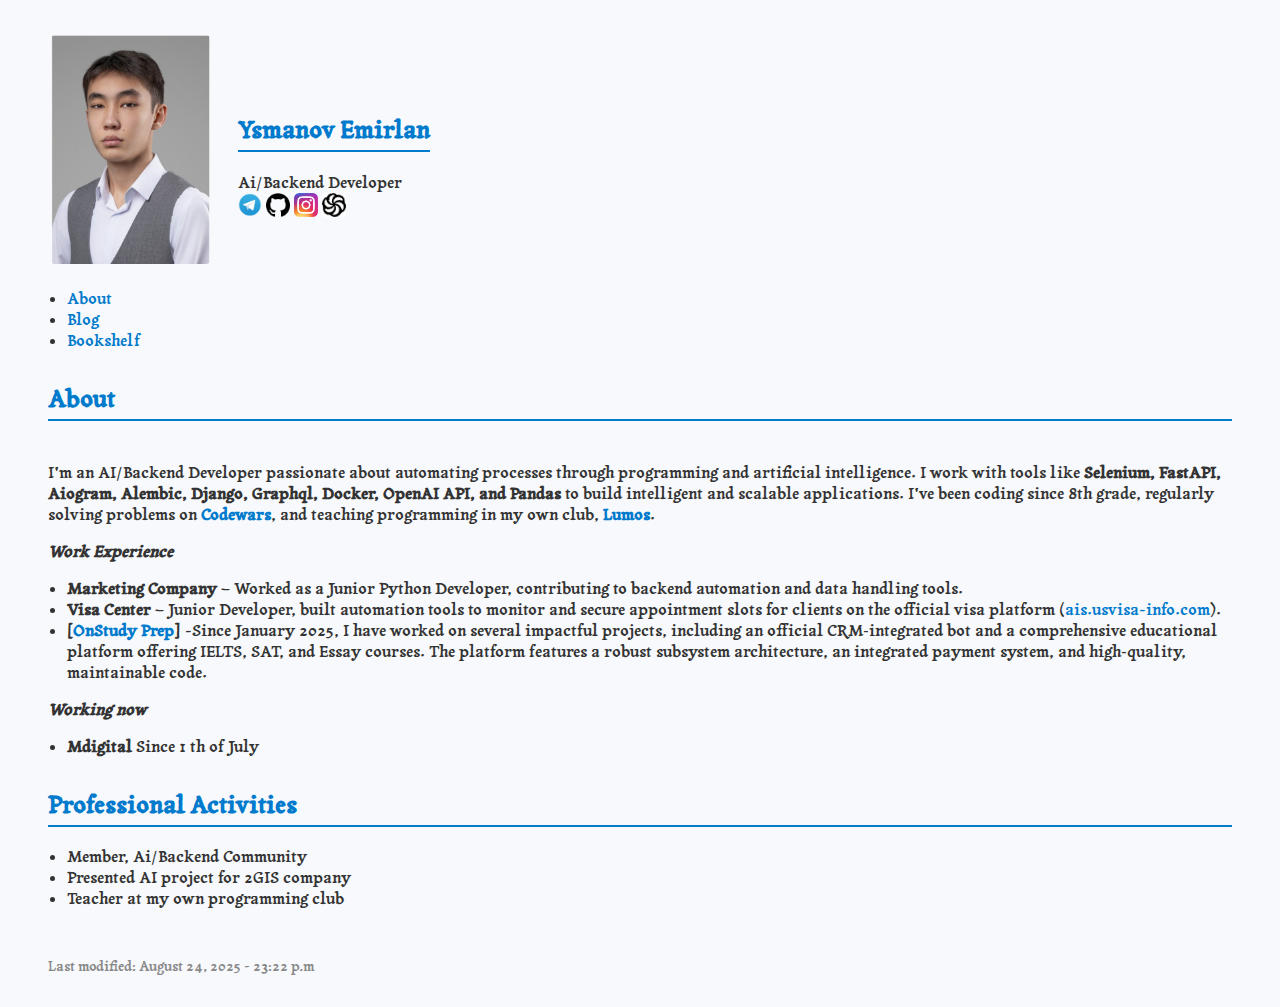
<file: index.html>
<!DOCTYPE html>
<html>
<head>
  <meta charset="utf-8">
  <title>Emirlan</title>
  <link rel="stylesheet" href="style.css">
  <link rel="preconnect" href="https://fonts.googleapis.com">
  <link rel="preconnect" href="https://fonts.gstatic.com" crossorigin>
  <link href="https://fonts.googleapis.com/css2?family=Boldonse&family=Golos+Text:wght@400..900&family=Lora:ital,wght@0,400..700;1,400..700&family=Oswald:wght@200..700&family=Tagesschrift&display=swap" rel="stylesheet">
  <meta name="author" content="Emirlan Ysmanov">
  <meta name="description" content="Home page of Emirlan">
  <meta name="keywords" content="Emirlan, developer, AI">
</head>

<body>



  <div class="container">


  <table>
    <tr>
      <td>
        <img src="src/profile-without-text.png" alt="My photo" width="159" height="229"> 
      </td>
      <td width="20"></td>
      <td>
        <h2>Ysmanov Emirlan</h2>
        <samp>
          Ai/Backend Developer<br>

          <a href="https://t.me/emirlan17">
            <img src="src/telegram.png" width="24px">
          </a>
          <a href="https://github.com/Kyimatik">
            <img src="src/github.png" width="24px">
          </a>
          <a href="https://www.instagram.com/em1rlan41ik/">
            <img src="src/insta.png" width="24px">
          </a>
          <a href="https://www.codewars.com/users/Emirlan_is_Genius">
            <img src="src/codewars.png" width="24px">
          </a>
        </samp>
      </td>
    </tr>
  </table>
  

  <div id="menu">
    <ul>
      <li><a href="index.html">About</a></li>
      <li><a href="blog.html">Blog</a></li>
      <li><a href="books.html">Bookshelf</a></li>
    </ul>
  </div>

</div>

  <h2>About</h2>
  <br>
    I'm an AI/Backend Developer passionate about automating processes through programming and artificial intelligence.  
    I work with tools like <strong>Selenium, FastAPI, Aiogram, Alembic, Django, Graphql, Docker, OpenAI API, and Pandas</strong> to build intelligent and scalable applications.  
    I've been coding since 8th grade, regularly solving problems on <strong><a href="https://www.codewars.com/users/Emirlan_is_Genius">Codewars</a></strong>, and teaching programming in my own club, <strong><a href="https://www.instagram.com/lumos.space/">Lumos</a></strong>.
    <!-- <p><i>And now i'm looking for job or intern at it-company.</i></p> -->
    
    
    <p><strong><i>Work Experience</i></strong></p>
<ul>
  <li><strong>Marketing Company</strong> – Worked as a Junior Python Developer, contributing to backend automation and data handling tools.</li>
  <li><strong>Visa Center</strong> – Junior Developer, built automation tools to monitor and secure appointment slots for clients on the official visa platform (<a href="https://ais.usvisa-info.com/en-kg">ais.usvisa-info.com</a>).</li>
  <li><strong>[<a href="https://www.instagram.com/onstudy.prep/">OnStudy Prep</a>]</strong> -Since January 2025, I have worked on several impactful projects, including an official CRM‑integrated bot and a comprehensive educational platform offering IELTS, SAT, and Essay courses. The platform features a robust subsystem architecture, an integrated payment system, and high‑quality, maintainable code.</li>
</ul>
  </p>

      <p><strong><i>Working now</i></strong></p>
<ul>
  <li><strong>Mdigital</strong> Since 1 th of July</li>
  
</ul>
  </p>

  <!-- <h2>Projects</h2>
  <h4>Selected Projects:</h4>
  <ul>
    <li><u>OnStudy Chat-Bot</u> – Official Telegram bot for the OnStudy education platform. Features include AMOCRM integration, webhook-based architecture, and structured database management. 700+ active users. [<a href="https://github.com/Kyimatik/ONSTUDY-BOT">repo</a>]</li>
    <li><u>AIstep</u> – An AI-powered chatbot that helps find the best routes based on voice or text input. [<a href="https://github.com/Kyimatik/AIStep">repo</a>]</li>
    <li><u>Yntymak Assistant</u> – A chatbot designed to help immigrants from Central Asia find work in Moscow. Features include an efficient async architecture, ban functionality, message sending, detailed logging commands, and data validation (e.g., 1000 + users).[<a href="https://github.com/Kyimatik/Yntymak-work-with-API">repo</a>]</li>
    <li><u>Adamar Team Bot</u> – A Telegram bot for streamlining team communication, automating daily planning, and collecting anonymous feedback. Features include daily stand-ups, anonymous suggestions/issues, reminders, and an admin panel. [<a href="https://github.com/Kyimatik/Adamar-planerka-automatization">repo</a>]</li>
  </ul> -->

  <h2>Professional Activities</h2>
  <ul>
    <li>Member, Ai/Backend Community</li>
    <li>Presented AI project for 2GIS company</li>
    <li>Teacher at my own programming club</li>
  </ul>

  <footer>
    Last modified: August 24, 2025 - 23:22 p.m
  </footer>

</body>
</html>
</file>
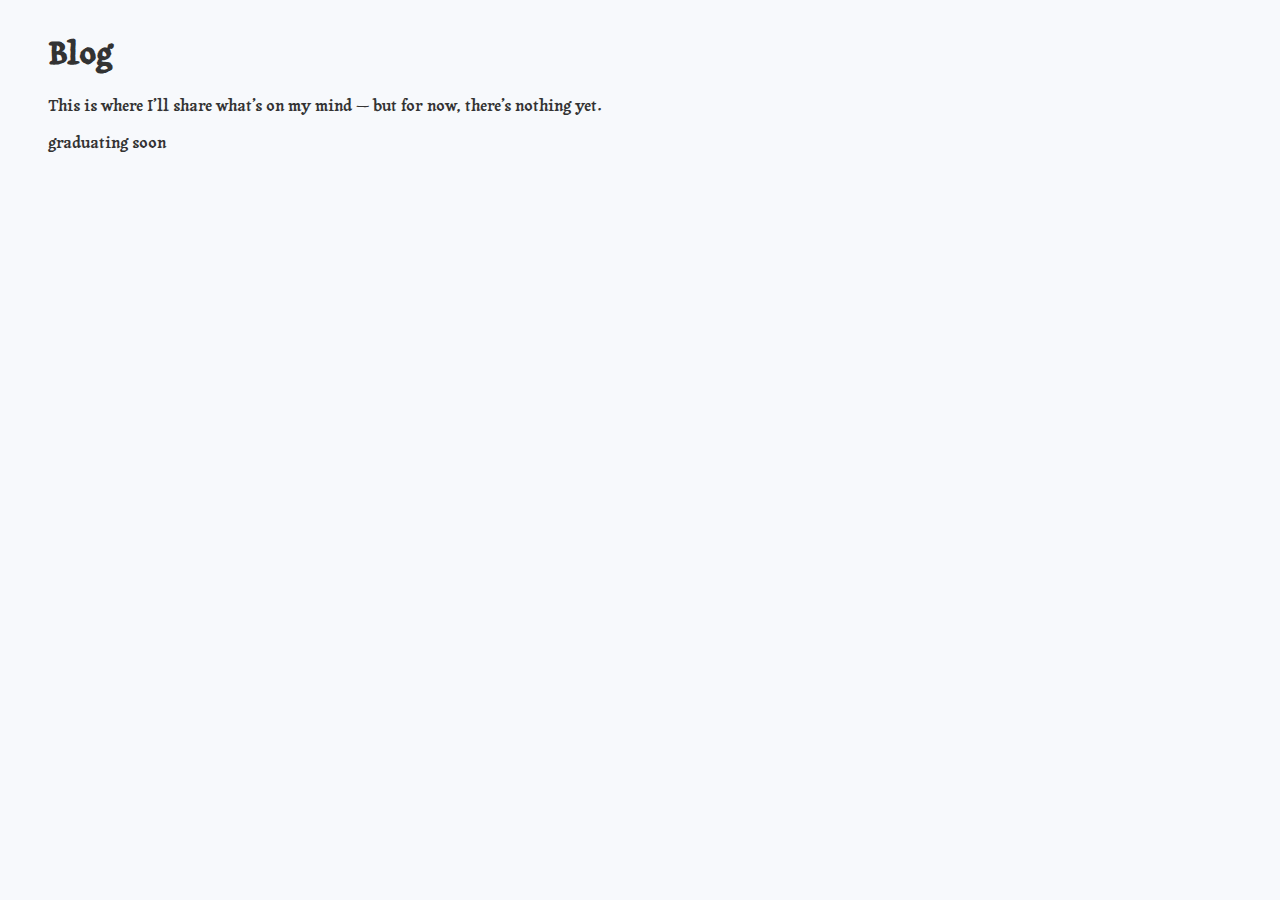
<file: blog.html>
<!DOCTYPE html>
<html>
<head>
  <meta charset="utf-8">
  <title>Emirlan</title>
  <link rel="stylesheet" href="style.css">
  <link rel="preconnect" href="https://fonts.googleapis.com">
  <link rel="preconnect" href="https://fonts.gstatic.com" crossorigin>
  <link href="https://fonts.googleapis.com/css2?family=Boldonse&family=Golos+Text:wght@400..900&family=Lora:ital,wght@0,400..700;1,400..700&family=Oswald:wght@200..700&family=Tagesschrift&display=swap" rel="stylesheet">
<body>




<h1>Blog</h1>

<p>This is where I’ll share what’s on my mind — but for now, there’s nothing yet.</p>
<p>graduating soon</p>













</body>
</html>
</file>
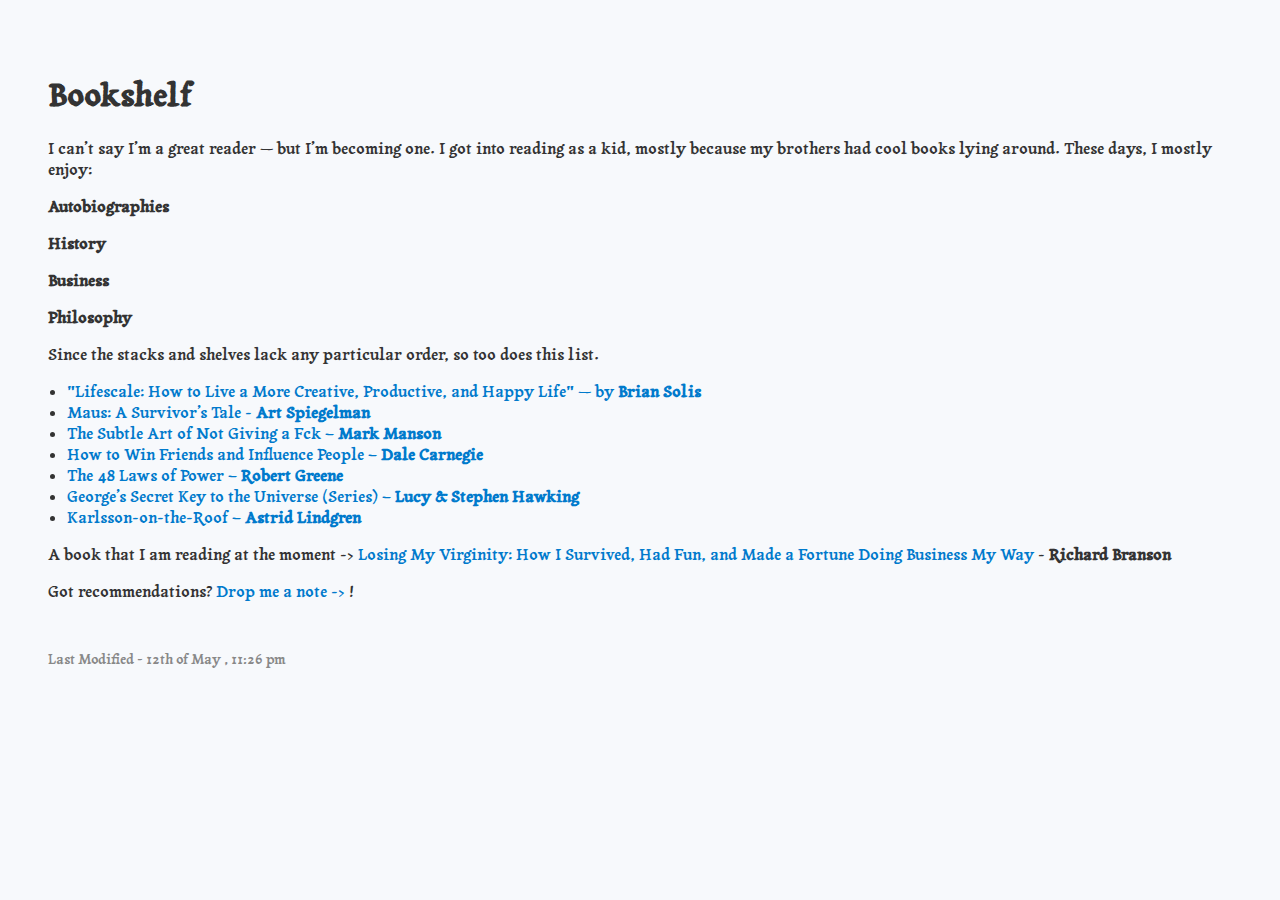
<file: books.html>
<!DOCTYPE html>
<html>
<head>
  <meta charset="utf-8">
  <title>Emirlan</title>
  <link rel="stylesheet" href="style.css">
  <link rel="preconnect" href="https://fonts.googleapis.com">
  <link rel="preconnect" href="https://fonts.gstatic.com" crossorigin>
  <link href="https://fonts.googleapis.com/css2?family=Boldonse&family=Golos+Text:wght@400..900&family=Lora:ital,wght@0,400..700;1,400..700&family=Oswald:wght@200..700&family=Tagesschrift&display=swap" rel="stylesheet">
<body>
<div id="menu">


</div>
<div id="left">&nbsp;</div>
<div id="content">
<h1>Bookshelf</h1>


<p>I can’t say I’m a great reader — but I’m becoming one. I got into reading as a kid, mostly because my brothers had cool books lying around.

These days, I mostly enjoy:

<p><b>Autobiographies</b></p>

<p><b>History</b></p>

<p><b>Business</b></p>

<p><b>Philosophy</b></p>
</p>

<p>Since the stacks and shelves lack any particular order, so too does this list.</p>



<ul>
<li><a href="https://www.litres.ru/book/brayan-solis/zhizn-na-100-48518332/">"Lifescale: How to Live a More Creative, Productive, and Happy Life" — by <b>Brian Solis</b></a></li>
<li><a href="https://gallerix.ru/news/lit/202301/maus-arta-shpigelmana/">Maus: A Survivor’s Tale - <b>Art Spiegelman</b></a></li>
<li><a href="https://www.litres.ru/book/mark-menson/tonkoe-iskusstvo-pofigizma-paradoksalnyy-sposob-zhit-schastliv-25440816/">The Subtle Art of Not Giving a Fck – <b>Mark Manson</b></a></li>
<li><a href="https://www.litres.ru/book/deyl-karnegi/kak-zavoevyvat-druzey-i-okazyvat-vliyanie-na-ludey-10831668/">How to Win Friends and Influence People – <b>Dale Carnegie</b></a></li>
<li><a href="https://www.litres.ru/book/robert-grin/48-zakonov-vlasti-134232/">The 48 Laws of Power – <b>Robert Greene</b></a></li>
<li><a href="https://ru.wikipedia.org/wiki/%D0%94%D0%B6%D0%BE%D1%80%D0%B4%D0%B6_%D0%B8_%D1%82%D0%B0%D0%B9%D0%BD%D1%8B_%D0%92%D1%81%D0%B5%D0%BB%D0%B5%D0%BD%D0%BD%D0%BE%D0%B9">George’s Secret Key to the Universe (Series) – <b>Lucy & Stephen Hawking</b></a></li>
<li><a href="https://skazkidlyadetey.ru/astrid-lindgren/karlson-kotoryi-zhivet-na-kryshe.html">Karlsson-on-the-Roof – <b>Astrid Lindgren</b></a></li>
</ul>








<div class="current-reading">
  <p>A book that I am reading at the moment   ->  <a href="https://www.litres.ru/book/richard-brenson/teryaya-nevinnost-kak-ya-postroil-biznes-delaya-vse-po-svo-152773/chitat-onlayn/">Losing My Virginity: How I Survived, Had Fun, and Made a Fortune Doing Business My Way</a>  - <b>Richard Branson</b></p>
</div>

<p>Got recommendations? <a href="https://www.instagram.com/em1rlan41ik/">Drop me a note -> </a>!</p>



<footer>
Last Modified - 12th of May , 11:26 pm
  </footer>
</div>

</body>
</html>
</file>
<file: style.css>
body {
  margin: 2rem 3rem;
  font-family: "Tagesschrift", sans-serif;
  background: #f7f9fc;
  color: #333;
}

table {
  border: none;
  font-family: "Tagesschrift", sans-serif;
}

img {
  border-radius: 4px;
}

h2 {
  color: #007acc;
  margin-top: 2rem;
  border-bottom: 2px solid #007acc;
  padding-bottom: 0.3rem;
}

a {
  color: #007acc;
  text-decoration: none;
}

a:hover {
  text-decoration: underline;
}

ul {
  padding-left: 1.2rem;
}

footer {
  margin-top: 3rem;
  font-size: 0.9rem;
  color: #888;
}

samp {
  font-family: "Tagesschrift", sans-serif;
  font-size: 16px;
}
</file>
